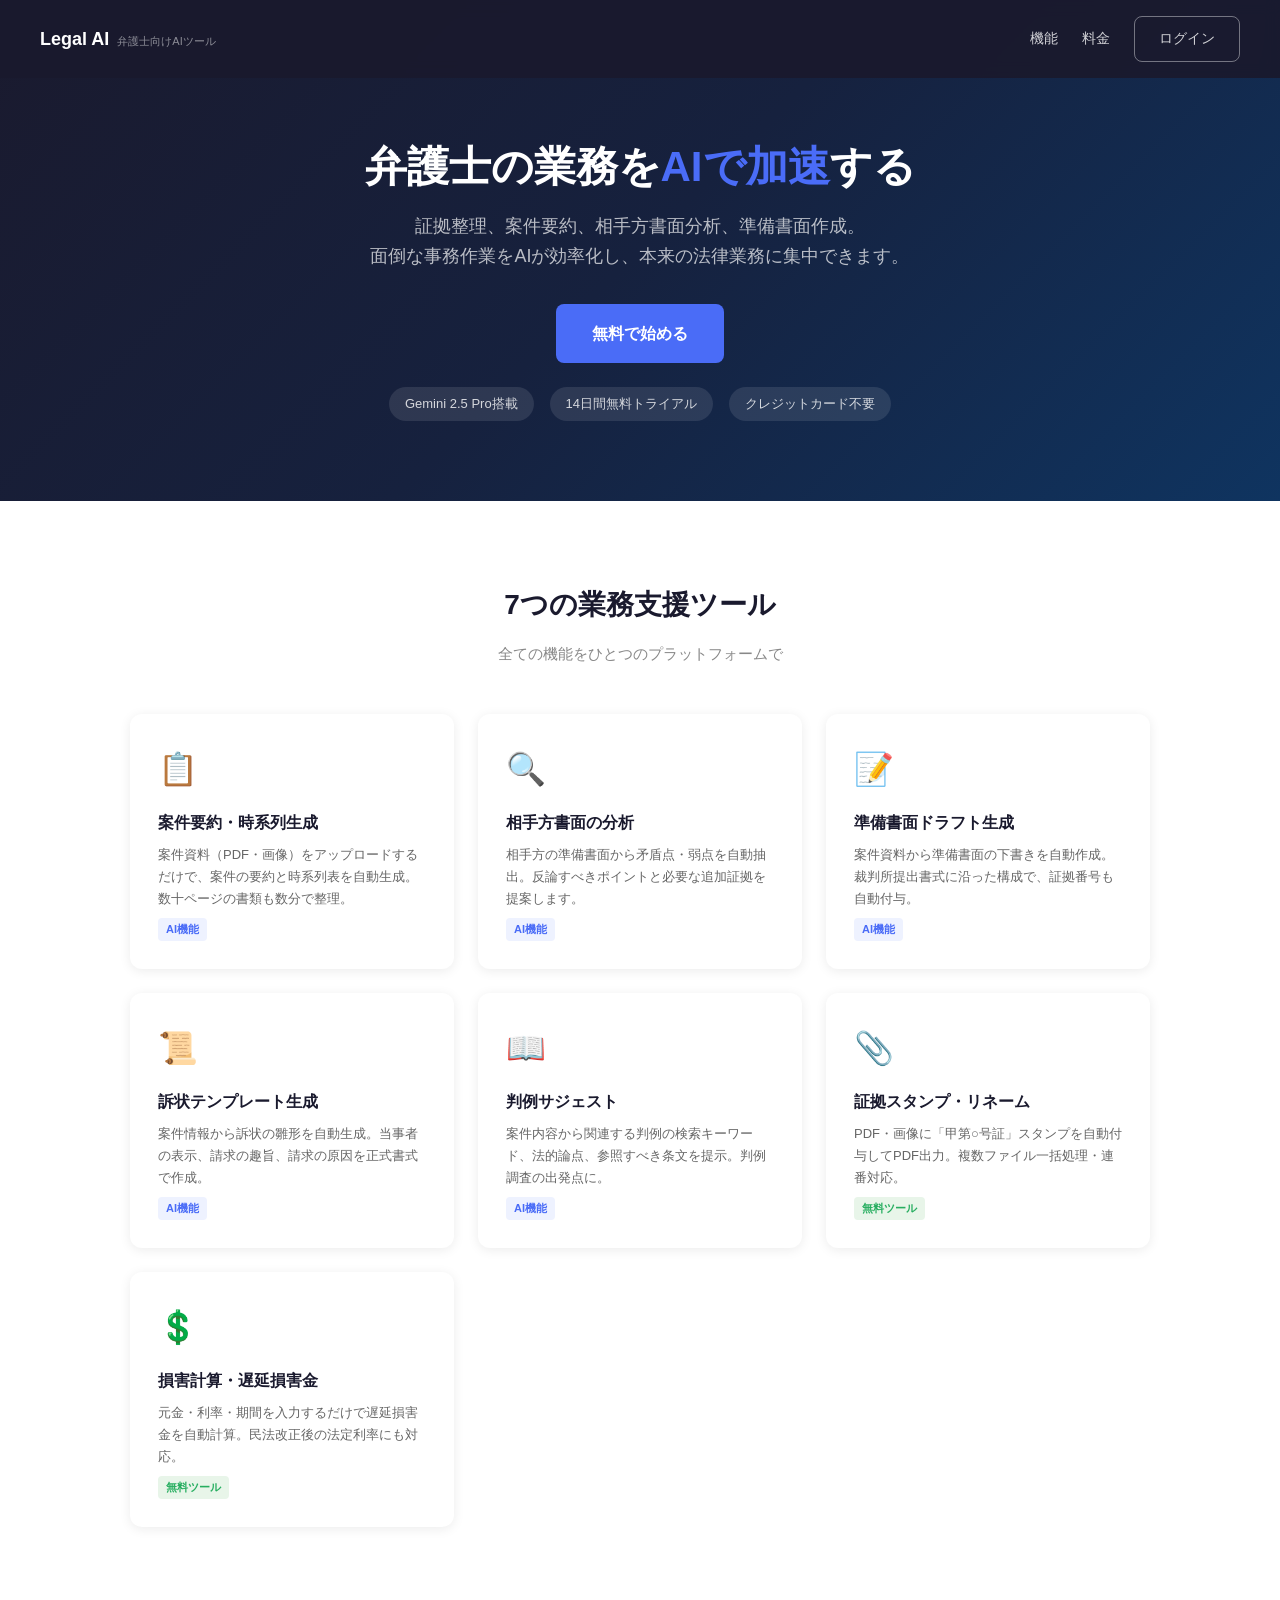
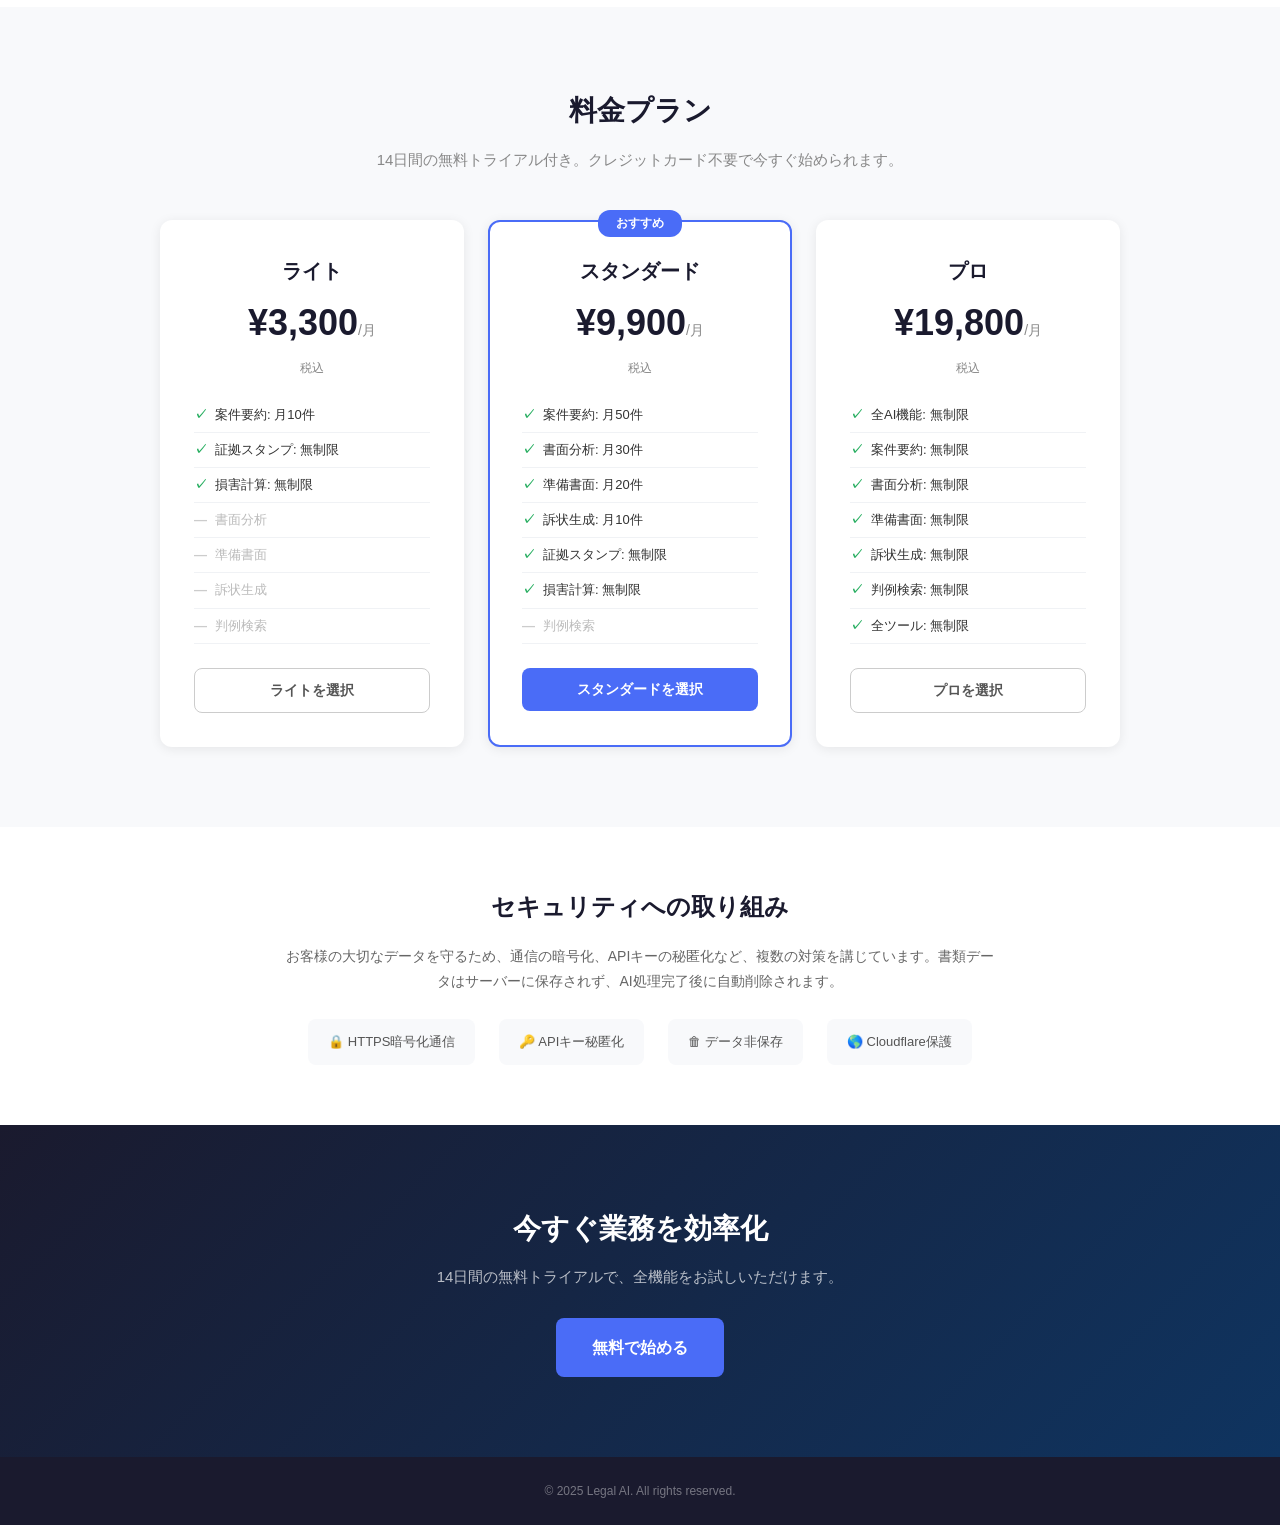
<file: index.html>
<!DOCTYPE html>
<html lang="ja">
<head>
<meta charset="UTF-8">
<meta name="viewport" content="width=device-width, initial-scale=1.0">
<title>Legal AI - 弁護士向けAI業務支援ツール</title>
<meta name="description" content="証拠整理・案件要約・書面分析・準備書面作成をAIで効率化。弁護士の業務を変える7つのツール。">
<style>
*{margin:0;padding:0;box-sizing:border-box}
body{font-family:'Segoe UI','Yu Gothic UI','Meiryo',sans-serif;color:#222;line-height:1.7}
a{text-decoration:none;color:inherit}

/* Header */
.header{position:fixed;top:0;left:0;right:0;z-index:100;padding:16px 40px;display:flex;align-items:center;justify-content:space-between;background:rgba(26,26,46,.95);backdrop-filter:blur(8px)}
.logo{font-size:18px;font-weight:700;color:#fff}
.logo small{font-size:11px;font-weight:400;color:rgba(255,255,255,.5);margin-left:8px}
.header-links{display:flex;align-items:center;gap:24px}
.header-links a{color:rgba(255,255,255,.8);font-size:14px;font-weight:500}
.header-links a:hover{color:#fff}
.btn{padding:10px 24px;border:none;border-radius:8px;font-size:14px;font-weight:600;cursor:pointer;transition:all .15s;display:inline-flex;align-items:center;gap:6px}
.btn-primary{background:#4a6cf7;color:#fff}
.btn-primary:hover{background:#3a5ce5}
.btn-outline-white{background:transparent;color:#fff;border:1.5px solid rgba(255,255,255,.4)}
.btn-outline-white:hover{background:rgba(255,255,255,.1)}
.btn-lg{padding:16px 36px;font-size:16px}

/* Hero */
.hero{background:linear-gradient(135deg,#1a1a2e 0%,#16213e 50%,#0f3460 100%);color:#fff;padding:140px 40px 80px;text-align:center}
.hero h1{font-size:42px;font-weight:800;margin-bottom:16px;line-height:1.3}
.hero h1 span{color:#4a6cf7}
.hero p{font-size:18px;color:rgba(255,255,255,.7);max-width:600px;margin:0 auto 32px}
.hero-badges{display:flex;gap:16px;justify-content:center;margin-top:24px;flex-wrap:wrap}
.hero-badge{background:rgba(255,255,255,.1);padding:6px 16px;border-radius:20px;font-size:13px;color:rgba(255,255,255,.8)}

/* Features */
.features{padding:80px 40px;max-width:1100px;margin:0 auto}
.features h2{text-align:center;font-size:28px;margin-bottom:12px;color:#1a1a2e}
.features .subtitle{text-align:center;font-size:15px;color:#888;margin-bottom:48px}
.feature-grid{display:grid;grid-template-columns:repeat(auto-fit,minmax(300px,1fr));gap:24px}
.feature-card{background:#fff;border-radius:12px;box-shadow:0 2px 12px rgba(0,0,0,.08);padding:28px;transition:transform .2s}
.feature-card:hover{transform:translateY(-4px)}
.feature-icon{font-size:32px;margin-bottom:12px}
.feature-card h3{font-size:16px;font-weight:700;color:#1a1a2e;margin-bottom:8px}
.feature-card p{font-size:13px;color:#666;line-height:1.7}
.feature-tag{display:inline-block;font-size:11px;padding:2px 8px;border-radius:4px;font-weight:600;margin-top:8px}
.tag-ai{background:#eef2ff;color:#4a6cf7}
.tag-free{background:#e8f5e9;color:#27ae60}

/* Pricing */
.pricing-section{padding:80px 40px;background:#f8f9fb}
.pricing-section h2{text-align:center;font-size:28px;margin-bottom:12px;color:#1a1a2e}
.pricing-section .subtitle{text-align:center;font-size:15px;color:#888;margin-bottom:48px}
.price-grid{display:grid;grid-template-columns:repeat(3,1fr);gap:24px;max-width:960px;margin:0 auto}
.price-card{background:#fff;border-radius:12px;box-shadow:0 2px 12px rgba(0,0,0,.08);padding:32px;text-align:center;position:relative;border:2px solid transparent}
.price-card.popular{border-color:#4a6cf7}
.price-badge{position:absolute;top:-12px;left:50%;transform:translateX(-50%);background:#4a6cf7;color:#fff;padding:3px 18px;border-radius:12px;font-size:12px;font-weight:600}
.price-name{font-size:20px;font-weight:700;color:#1a1a2e;margin-bottom:4px}
.price-amount{font-size:36px;font-weight:800;color:#1a1a2e;margin-bottom:4px}
.price-amount span{font-size:14px;font-weight:400;color:#888}
.price-note{font-size:12px;color:#888;margin-bottom:20px}
.price-features{list-style:none;text-align:left;margin-bottom:24px;font-size:13px}
.price-features li{padding:6px 0;border-bottom:1px solid #f0f2f5;color:#333}
.price-features li::before{content:'\2713';margin-right:8px;color:#27ae60;font-weight:700}
.price-features li.no::before{content:'\2014';color:#ccc}
.price-features li.no{color:#bbb}

/* Security */
.security{padding:60px 40px;max-width:800px;margin:0 auto;text-align:center}
.security h2{font-size:24px;margin-bottom:16px;color:#1a1a2e}
.security p{font-size:14px;color:#666;line-height:1.8}
.security-badges{display:flex;gap:24px;justify-content:center;margin-top:24px;flex-wrap:wrap}
.sec-badge{background:#f8f9fb;padding:12px 20px;border-radius:8px;font-size:13px;color:#555}

/* CTA */
.cta{padding:80px 40px;background:linear-gradient(135deg,#1a1a2e 0%,#0f3460 100%);color:#fff;text-align:center}
.cta h2{font-size:28px;margin-bottom:12px}
.cta p{font-size:15px;color:rgba(255,255,255,.7);margin-bottom:28px}

/* Footer */
.footer{padding:24px 40px;background:#1a1a2e;color:rgba(255,255,255,.4);text-align:center;font-size:12px}

/* Responsive */
@media(max-width:768px){
  .header{padding:12px 16px}
  .hero{padding:100px 16px 60px}
  .hero h1{font-size:26px}
  .hero p{font-size:15px}
  .features,.pricing-section,.security,.cta{padding:48px 16px}
  .price-grid{grid-template-columns:1fr}
  .feature-grid{grid-template-columns:1fr}
}
</style>
</head>
<body>

<!-- Header -->
<header class="header">
  <div class="logo">Legal AI<small>弁護士向けAIツール</small></div>
  <div class="header-links">
    <a href="#features">機能</a>
    <a href="#pricing">料金</a>
    <a href="app.html" class="btn btn-outline-white">ログイン</a>
  </div>
</header>

<!-- Hero -->
<section class="hero">
  <h1>弁護士の業務を<span>AIで加速</span>する</h1>
  <p>証拠整理、案件要約、相手方書面分析、準備書面作成。<br>面倒な事務作業をAIが効率化し、本来の法律業務に集中できます。</p>
  <a href="app.html" class="btn btn-primary btn-lg">無料で始める</a>
  <div class="hero-badges">
    <span class="hero-badge">Gemini 2.5 Pro搭載</span>
    <span class="hero-badge">14日間無料トライアル</span>
    <span class="hero-badge">クレジットカード不要</span>
  </div>
</section>

<!-- Features -->
<section class="features" id="features">
  <h2>7つの業務支援ツール</h2>
  <p class="subtitle">全ての機能をひとつのプラットフォームで</p>
  <div class="feature-grid">
    <div class="feature-card">
      <div class="feature-icon">&#128203;</div>
      <h3>案件要約・時系列生成</h3>
      <p>案件資料（PDF・画像）をアップロードするだけで、案件の要約と時系列表を自動生成。数十ページの書類も数分で整理。</p>
      <span class="feature-tag tag-ai">AI機能</span>
    </div>
    <div class="feature-card">
      <div class="feature-icon">&#128269;</div>
      <h3>相手方書面の分析</h3>
      <p>相手方の準備書面から矛盾点・弱点を自動抽出。反論すべきポイントと必要な追加証拠を提案します。</p>
      <span class="feature-tag tag-ai">AI機能</span>
    </div>
    <div class="feature-card">
      <div class="feature-icon">&#128221;</div>
      <h3>準備書面ドラフト生成</h3>
      <p>案件資料から準備書面の下書きを自動作成。裁判所提出書式に沿った構成で、証拠番号も自動付与。</p>
      <span class="feature-tag tag-ai">AI機能</span>
    </div>
    <div class="feature-card">
      <div class="feature-icon">&#128220;</div>
      <h3>訴状テンプレート生成</h3>
      <p>案件情報から訴状の雛形を自動生成。当事者の表示、請求の趣旨、請求の原因を正式書式で作成。</p>
      <span class="feature-tag tag-ai">AI機能</span>
    </div>
    <div class="feature-card">
      <div class="feature-icon">&#128214;</div>
      <h3>判例サジェスト</h3>
      <p>案件内容から関連する判例の検索キーワード、法的論点、参照すべき条文を提示。判例調査の出発点に。</p>
      <span class="feature-tag tag-ai">AI機能</span>
    </div>
    <div class="feature-card">
      <div class="feature-icon">&#128206;</div>
      <h3>証拠スタンプ・リネーム</h3>
      <p>PDF・画像に「甲第○号証」スタンプを自動付与してPDF出力。複数ファイル一括処理・連番対応。</p>
      <span class="feature-tag tag-free">無料ツール</span>
    </div>
    <div class="feature-card">
      <div class="feature-icon">&#128178;</div>
      <h3>損害計算・遅延損害金</h3>
      <p>元金・利率・期間を入力するだけで遅延損害金を自動計算。民法改正後の法定利率にも対応。</p>
      <span class="feature-tag tag-free">無料ツール</span>
    </div>
  </div>
</section>

<!-- Pricing -->
<section class="pricing-section" id="pricing">
  <h2>料金プラン</h2>
  <p class="subtitle">14日間の無料トライアル付き。クレジットカード不要で今すぐ始められます。</p>
  <div class="price-grid">
    <div class="price-card">
      <div class="price-name">ライト</div>
      <div class="price-amount">&yen;3,300<span>/月</span></div>
      <div class="price-note">税込</div>
      <ul class="price-features">
        <li>案件要約: 月10件</li>
        <li>証拠スタンプ: 無制限</li>
        <li>損害計算: 無制限</li>
        <li class="no">書面分析</li>
        <li class="no">準備書面</li>
        <li class="no">訴状生成</li>
        <li class="no">判例検索</li>
      </ul>
      <a href="app.html" class="btn btn-outline-dark" style="width:100%;justify-content:center;border:1.5px solid #ccc;border-radius:8px;color:#555">ライトを選択</a>
    </div>
    <div class="price-card popular">
      <div class="price-badge">おすすめ</div>
      <div class="price-name">スタンダード</div>
      <div class="price-amount">&yen;9,900<span>/月</span></div>
      <div class="price-note">税込</div>
      <ul class="price-features">
        <li>案件要約: 月50件</li>
        <li>書面分析: 月30件</li>
        <li>準備書面: 月20件</li>
        <li>訴状生成: 月10件</li>
        <li>証拠スタンプ: 無制限</li>
        <li>損害計算: 無制限</li>
        <li class="no">判例検索</li>
      </ul>
      <a href="app.html" class="btn btn-primary" style="width:100%;justify-content:center">スタンダードを選択</a>
    </div>
    <div class="price-card">
      <div class="price-name">プロ</div>
      <div class="price-amount">&yen;19,800<span>/月</span></div>
      <div class="price-note">税込</div>
      <ul class="price-features">
        <li>全AI機能: 無制限</li>
        <li>案件要約: 無制限</li>
        <li>書面分析: 無制限</li>
        <li>準備書面: 無制限</li>
        <li>訴状生成: 無制限</li>
        <li>判例検索: 無制限</li>
        <li>全ツール: 無制限</li>
      </ul>
      <a href="app.html" class="btn btn-outline-dark" style="width:100%;justify-content:center;border:1.5px solid #ccc;border-radius:8px;color:#555">プロを選択</a>
    </div>
  </div>
</section>

<!-- Security -->
<section class="security">
  <h2>セキュリティへの取り組み</h2>
  <p>お客様の大切なデータを守るため、通信の暗号化、APIキーの秘匿化など、複数の対策を講じています。書類データはサーバーに保存されず、AI処理完了後に自動削除されます。</p>
  <div class="security-badges">
    <span class="sec-badge">&#128274; HTTPS暗号化通信</span>
    <span class="sec-badge">&#128273; APIキー秘匿化</span>
    <span class="sec-badge">&#128465; データ非保存</span>
    <span class="sec-badge">&#127758; Cloudflare保護</span>
  </div>
</section>

<!-- CTA -->
<section class="cta">
  <h2>今すぐ業務を効率化</h2>
  <p>14日間の無料トライアルで、全機能をお試しいただけます。</p>
  <a href="app.html" class="btn btn-primary btn-lg">無料で始める</a>
</section>

<!-- Footer -->
<footer class="footer">
  &copy; 2025 Legal AI. All rights reserved.
</footer>

</body>
</html>
</file>
